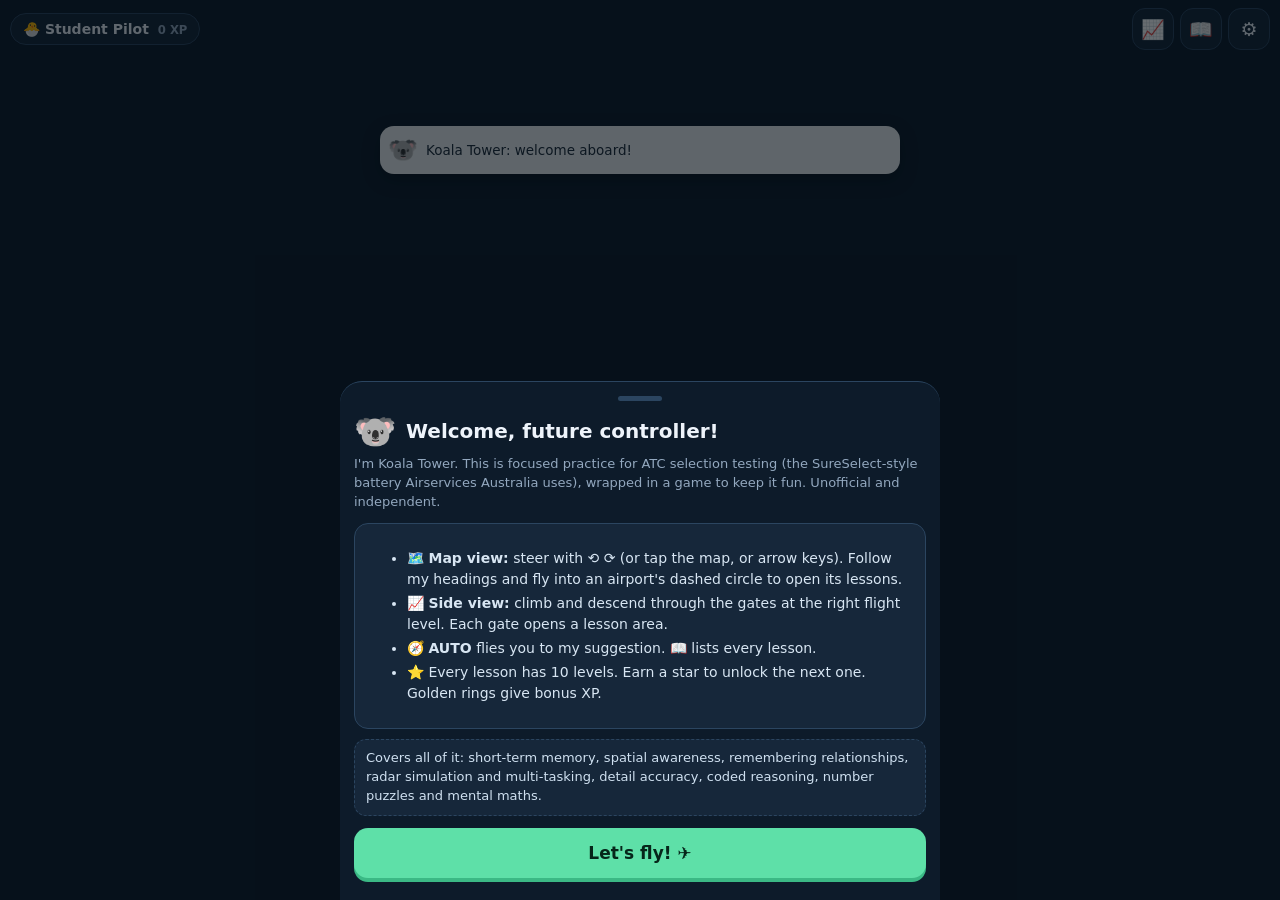
<file: index.html>
<!DOCTYPE html>
<html lang="en-AU">
<head>
<meta charset="utf-8">
<meta name="viewport" content="width=device-width, initial-scale=1, viewport-fit=cover">
<meta name="theme-color" content="#0d1b2a">
<title>Koala Tower · Free ATC Selection Test Practice Game</title>
<meta name="description" content="Free, gamified practice for air traffic controller selection tests: short-term memory, spatial awareness, radar conflicts, detail accuracy, coded reasoning, number puzzles and mental maths. No sign-up. Unofficial.">
<link rel="canonical" href="https://koalatower.app/">
<meta name="robots" content="index,follow">
<meta property="og:type" content="website">
<meta property="og:site_name" content="Koala Tower">
<meta property="og:title" content="Koala Tower · Free ATC Selection Test Practice">
<meta property="og:description" content="Fly between lesson islands and train every skill in the air traffic controller selection tests. 31 lessons, 10 levels each. Free, no sign-up.">
<meta property="og:url" content="https://koalatower.app/">
<meta property="og:image" content="https://koalatower.app/assets/og-image.png">
<meta property="og:image:width" content="1200">
<meta property="og:image:height" content="630">
<meta property="og:image:alt" content="Koala Tower: a cute plane flying between lesson islands">
<meta property="og:locale" content="en_AU">
<meta name="twitter:card" content="summary_large_image">
<link rel="icon" href="assets/favicon.svg" type="image/svg+xml">
<link rel="icon" href="assets/icon-192.png" sizes="192x192" type="image/png">
<link rel="apple-touch-icon" href="assets/apple-touch-icon.png">
<link rel="manifest" href="manifest.webmanifest">
<meta name="apple-mobile-web-app-title" content="Koala Tower">
<script type="application/ld+json">
{"@context":"https://schema.org","@type":"WebApplication","name":"Koala Tower","url":"https://koalatower.app/","description":"Free, gamified practice for air traffic controller (ATC) selection tests: short-term memory, spatial awareness, remembering relationships, radar simulation, detail accuracy, coded reasoning, numerical reasoning and mental maths.","applicationCategory":"EducationalApplication","operatingSystem":"Any (web browser)","inLanguage":"en-AU","isAccessibleForFree":true,"offers":{"@type":"Offer","price":"0","priceCurrency":"AUD"},"audience":{"@type":"Audience","audienceType":"Air traffic controller applicants"}}
</script>
<link rel="stylesheet" href="css/app.css">
</head>
<body>
<noscript><div class="page" style="position:static"><h1>Koala Tower: free ATC selection test practice</h1><p class="sub">This practice game needs JavaScript. Please turn it on, or read <a class="link" href="about.html">about Koala Tower</a>.</p></div></noscript>

<!-- WORLD: fly between lessons -->
<section id="scr-world" class="screen">
  <canvas id="worldCanvas"></canvas>
  <div class="w-top">
    <button class="pill" id="wRank" aria-label="Pilot profile"><span id="wRankIcon">🐣</span> <span id="wRankName">Student</span> <small id="wXp">0 XP</small></button>
    <div class="w-btns">
      <button class="iconbtn" id="wView" aria-label="Switch view">↕️</button>
      <button class="iconbtn" id="wBook" aria-label="Lesson list">📖</button>
      <button class="iconbtn" id="wSet" aria-label="Settings">⚙️</button>
    </div>
  </div>
  <div class="tower" id="wTower"><span class="koala">🐨</span><span id="wTowerTxt">Koala Tower: welcome aboard!</span></div>
  <div class="w-ctrls" id="wCtrls">
    <button class="hold" id="wLeft" aria-label="Turn left">⟲<small id="wLeftLbl">LEFT</small></button>
    <button class="hold mid" id="wMid" aria-label="Lessons">✈️<small id="wMidLbl">LESSONS</small></button>
    <button class="hold" id="wRight" aria-label="Turn right">⟳<small id="wRightLbl">RIGHT</small></button>
  </div>
</section>

<!-- LOGBOOK: plain list of every lesson -->
<section id="scr-book" class="screen hidden page">
  <div class="pagebar"><button class="iconbtn" data-back>←</button><h1>Logbook</h1><span></span></div>
  <div id="bookBody"></div>
</section>

<!-- PROFILE -->
<section id="scr-profile" class="screen hidden page">
  <div class="pagebar"><button class="iconbtn" data-back>←</button><h1>Pilot profile</h1><span></span></div>
  <div id="profBody"></div>
</section>

<!-- SETTINGS -->
<section id="scr-settings" class="screen hidden page">
  <div class="pagebar"><button class="iconbtn" data-back>←</button><h1>Settings</h1><span></span></div>
  <div id="setBody"></div>
</section>

<!-- PLAY: drill runner -->
<section id="scr-play" class="screen hidden page play">
  <div class="phud">
    <button class="iconbtn" id="pQuit" aria-label="Quit">✕</button>
    <div class="ptitle"><b id="pName"></b><small id="pLevel"></small></div>
    <div class="pscore"><b id="pScore">0</b><small id="pCombo"></small></div>
  </div>
  <div class="pbar"><i id="pBar"></i></div>
  <div class="ptime" id="pTime"></div>
  <div id="pStage"></div>
</section>

<!-- RESULTS -->
<section id="scr-results" class="screen hidden page">
  <div id="resBody"></div>
</section>

<div id="sheetWrap" class="hidden"><div class="backdrop" id="sheetBack"></div><div class="sheet" id="sheet"></div></div>
<div id="toast" class="toast hidden"></div>
<div id="fx"></div>

<script src="js/config.js"></script>
<script src="js/core.js"></script>
<script src="js/runner.js"></script>
<script src="js/drills/maths.js"></script>
<script src="js/drills/puzzles.js"></script>
<script src="js/drills/spatial.js"></script>
<script src="js/drills/memory.js"></script>
<script src="js/drills/detail.js"></script>
<script src="js/drills/coded.js"></script>
<script src="js/drills/radar.js"></script>
<script src="js/world.js"></script>
<script src="js/screens.js"></script>
</body>
</html>
</file>
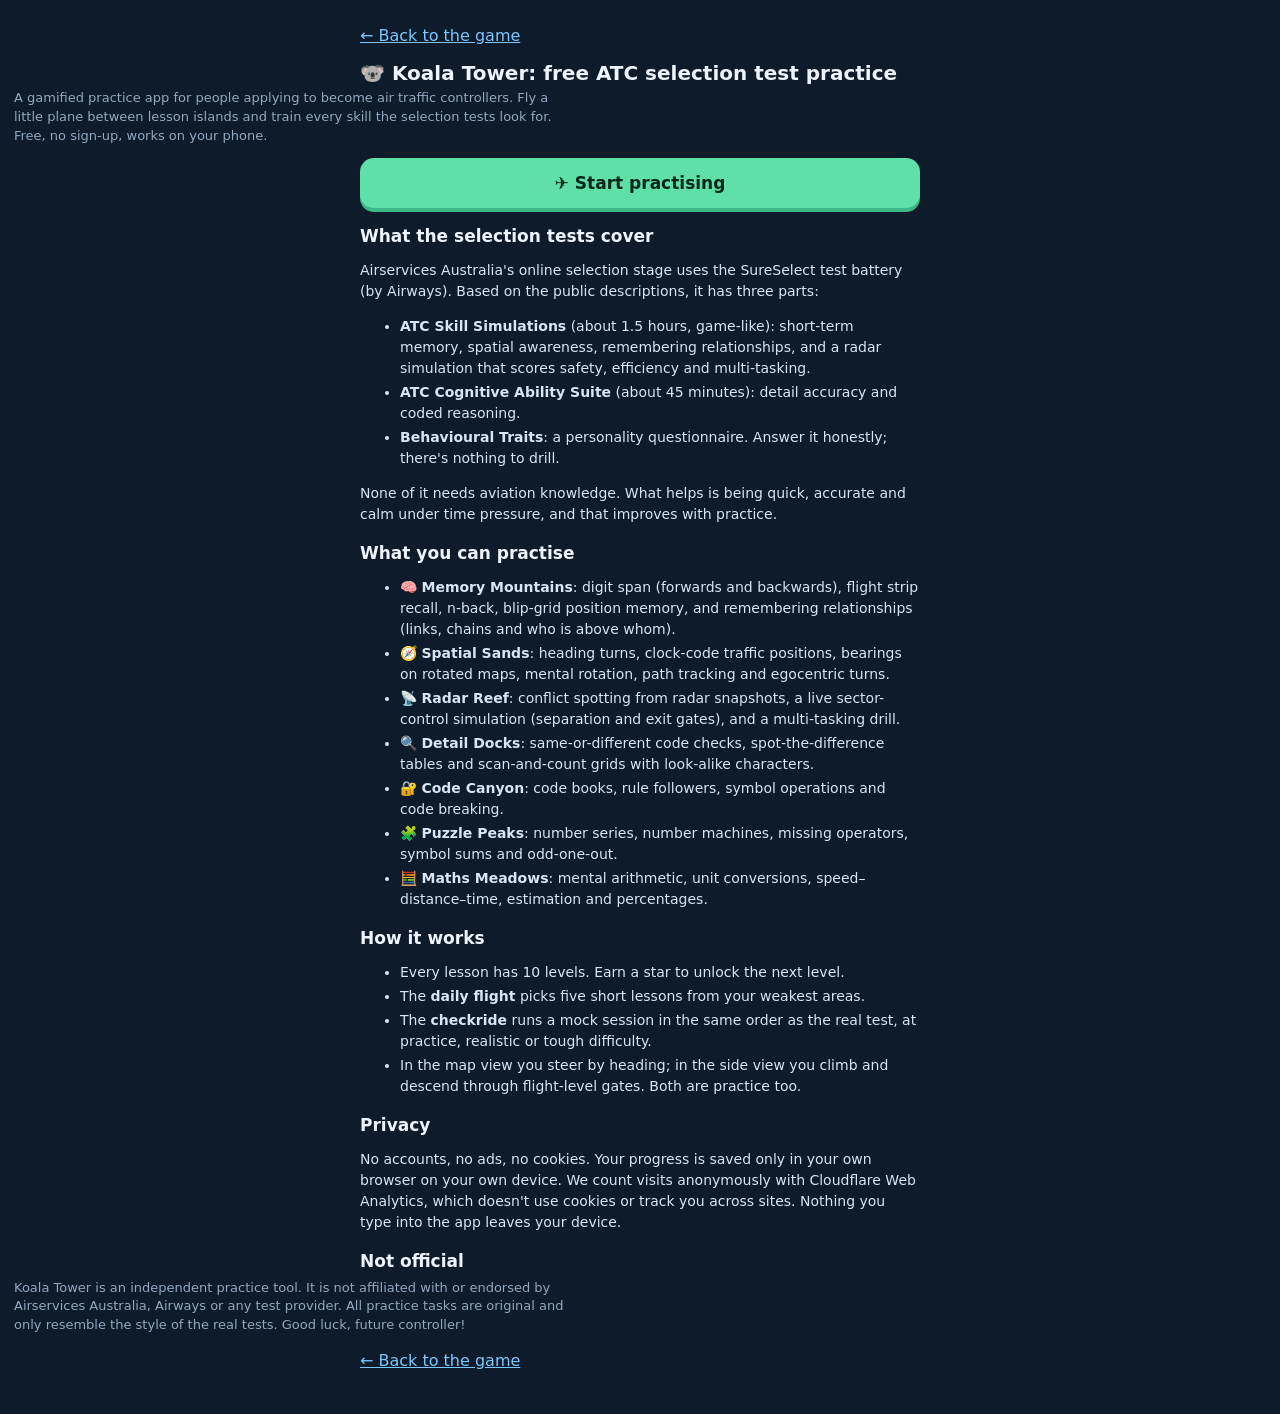
<file: about.html>
<!DOCTYPE html>
<html lang="en-AU">
<head>
<meta charset="utf-8">
<meta name="viewport" content="width=device-width, initial-scale=1, viewport-fit=cover">
<meta name="theme-color" content="#0d1b2a">
<title>About Koala Tower · Free ATC Selection Test Practice</title>
<meta name="description" content="What the air traffic controller selection tests cover, and how Koala Tower helps you practise each skill: memory, spatial awareness, radar, detail accuracy, coded reasoning and maths. Free and unofficial.">
<link rel="canonical" href="https://koalatower.app/about.html">
<meta property="og:type" content="article">
<meta property="og:site_name" content="Koala Tower">
<meta property="og:title" content="About Koala Tower · Free ATC Selection Test Practice">
<meta property="og:description" content="What the ATC selection tests cover and how to practise every skill, free.">
<meta property="og:url" content="https://koalatower.app/about.html">
<meta property="og:image" content="https://koalatower.app/assets/og-image.png">
<meta name="twitter:card" content="summary_large_image">
<link rel="icon" href="assets/favicon.svg" type="image/svg+xml">
<link rel="apple-touch-icon" href="assets/apple-touch-icon.png">
<link rel="stylesheet" href="css/app.css">
</head>
<body class="about">
<main class="page" style="position:static">
  <p><a class="link" href="./">← Back to the game</a></p>
  <h1>🐨 Koala Tower: free ATC selection test practice</h1>
  <p class="sub">A gamified practice app for people applying to become air traffic controllers. Fly a little plane between lesson islands and train every skill the selection tests look for. Free, no sign-up, works on your phone.</p>
  <a class="btn" href="./" style="text-align:center;text-decoration:none">✈️ Start practising</a>

  <h2>What the selection tests cover</h2>
  <p class="howto">Airservices Australia's online selection stage uses the SureSelect test battery (by Airways). Based on the public descriptions, it has three parts:</p>
  <ul class="howto">
    <li><b>ATC Skill Simulations</b> (about 1.5 hours, game-like): short-term memory, spatial awareness, remembering relationships, and a radar simulation that scores safety, efficiency and multi-tasking.</li>
    <li><b>ATC Cognitive Ability Suite</b> (about 45 minutes): detail accuracy and coded reasoning.</li>
    <li><b>Behavioural Traits</b>: a personality questionnaire. Answer it honestly; there's nothing to drill.</li>
  </ul>
  <p class="howto">None of it needs aviation knowledge. What helps is being quick, accurate and calm under time pressure, and that improves with practice.</p>

  <h2>What you can practise</h2>
  <ul class="howto">
    <li>🧠 <b>Memory Mountains</b>: digit span (forwards and backwards), flight strip recall, n-back, blip-grid position memory, and remembering relationships (links, chains and who is above whom).</li>
    <li>🧭 <b>Spatial Sands</b>: heading turns, clock-code traffic positions, bearings on rotated maps, mental rotation, path tracking and egocentric turns.</li>
    <li>📡 <b>Radar Reef</b>: conflict spotting from radar snapshots, a live sector-control simulation (separation and exit gates), and a multi-tasking drill.</li>
    <li>🔍 <b>Detail Docks</b>: same-or-different code checks, spot-the-difference tables and scan-and-count grids with look-alike characters.</li>
    <li>🔐 <b>Code Canyon</b>: code books, rule followers, symbol operations and code breaking.</li>
    <li>🧩 <b>Puzzle Peaks</b>: number series, number machines, missing operators, symbol sums and odd-one-out.</li>
    <li>🧮 <b>Maths Meadows</b>: mental arithmetic, unit conversions, speed–distance–time, estimation and percentages.</li>
  </ul>

  <h2>How it works</h2>
  <ul class="howto">
    <li>Every lesson has 10 levels. Earn a star to unlock the next level.</li>
    <li>The <b>daily flight</b> picks five short lessons from your weakest areas.</li>
    <li>The <b>checkride</b> runs a mock session in the same order as the real test, at practice, realistic or tough difficulty.</li>
    <li>In the map view you steer by heading; in the side view you climb and descend through flight-level gates. Both are practice too.</li>
  </ul>

  <h2>Privacy</h2>
  <p class="howto">No accounts, no ads, no cookies. Your progress is saved only in your own browser on your own device. We count visits anonymously with Cloudflare Web Analytics, which doesn't use cookies or track you across sites. Nothing you type into the app leaves your device.</p>

  <div id="links"></div>

  <h2>Not official</h2>
  <p class="sub">Koala Tower is an independent practice tool. It is not affiliated with or endorsed by Airservices Australia, Airways or any test provider. All practice tasks are original and only resemble the style of the real tests. Good luck, future controller!</p>
  <p><a class="link" href="./">← Back to the game</a></p>
</main>
<script src="js/config.js"></script>
<script src="js/about.js"></script>
</body>
</html>
</file>
<file: css/app.css>
:root{
  --bg:#0d1b2a; --bg2:#0a1622; --panel:#16273a; --panel2:#1d3249; --line:#2b4560; --text:#eef4fb; --muted:#93a8bf;
  --accent:#5ee0a8; --accent-d:#3bb985; --bad:#ff7a7a; --warn:#ffd166; --pink:#ff9ecb; --sky:#7cc8ff; --lilac:#c7a6ff;
  --r:16px;
}
*{box-sizing:border-box}
html,body{margin:0;height:100%;background:var(--bg);color:var(--text);overscroll-behavior:none;
  font-family:ui-rounded,"SF Pro Rounded","Nunito","Segoe UI",system-ui,-apple-system,Roboto,sans-serif;
  -webkit-tap-highlight-color:transparent;-webkit-text-size-adjust:100%}
button{font:inherit;color:inherit}
.hidden{display:none !important}
.screen{position:fixed;inset:0;overflow:hidden}
.page{overflow-y:auto;-webkit-overflow-scrolling:touch;
  padding:calc(10px + env(safe-area-inset-top)) 14px calc(28px + env(safe-area-inset-bottom))}
.page > *{max-width:560px;margin-left:auto;margin-right:auto}
h1{font-size:20px;margin:0}
h2{font-size:17px;margin:18px 0 8px}
.sub{color:var(--muted);font-size:13px;line-height:1.45;margin:4px 0 12px}
small{color:var(--muted)}

/* ---------- buttons ---------- */
.btn{display:block;width:100%;border:0;border-radius:14px;padding:15px;font-size:17px;font-weight:700;cursor:pointer;
  background:var(--accent);color:#06261a;margin-top:12px;box-shadow:0 4px 0 var(--accent-d);transition:transform .06s}
.btn:active{transform:translateY(3px);box-shadow:0 1px 0 var(--accent-d)}
.btn.ghost{background:var(--panel);color:var(--text);box-shadow:0 4px 0 #0b1724;border:1px solid var(--line);font-weight:600}
.btn.small{padding:10px;font-size:15px}
.btn:disabled{opacity:.45}
.row{display:flex;gap:10px}
.row > *{flex:1}
.iconbtn{width:42px;height:42px;border-radius:13px;border:1px solid var(--line);background:rgba(22,39,58,.88);
  font-size:19px;cursor:pointer;display:inline-flex;align-items:center;justify-content:center;padding:0;backdrop-filter:blur(4px)}
.pill{border:1px solid var(--line);background:rgba(22,39,58,.88);border-radius:999px;padding:7px 12px;font-size:14px;
  font-weight:700;cursor:pointer;backdrop-filter:blur(4px);white-space:nowrap}
.pill small{font-weight:600;margin-left:4px}
.chips{display:flex;flex-wrap:wrap;gap:8px}
.chip{border:1px solid var(--line);background:var(--panel);padding:9px 12px;border-radius:12px;font-size:14px;cursor:pointer}
.chip.on{border-color:var(--accent);background:rgba(94,224,168,.15);color:#c9f7e3}
.chip.lock{opacity:.4}

/* ---------- world ---------- */
#worldCanvas{position:absolute;inset:0;width:100%;height:100%;touch-action:none;display:block}
.w-top{position:absolute;left:0;right:0;top:0;display:flex;justify-content:space-between;align-items:center;gap:8px;
  padding:calc(8px + env(safe-area-inset-top)) 10px 0;pointer-events:none}
.w-top > *{pointer-events:auto}
.w-btns{display:flex;gap:6px}
.tower{position:absolute;left:10px;right:10px;top:calc(126px + env(safe-area-inset-top));margin:0 auto;max-width:520px;
  background:rgba(255,255,255,.93);color:#1c2b3a;border-radius:14px;padding:8px 12px 8px 8px;font-size:13.5px;line-height:1.35;
  display:flex;gap:8px;align-items:center;box-shadow:0 6px 18px rgba(0,0,0,.3);pointer-events:none}
.tower .koala{font-size:24px}
.tower b{color:#0b6b48}
.w-ctrls{position:absolute;left:0;right:0;bottom:0;display:flex;gap:10px;justify-content:center;
  padding:0 12px calc(14px + env(safe-area-inset-bottom))}
.hold{flex:1;max-width:150px;height:74px;border-radius:20px;border:2px solid rgba(255,255,255,.25);background:rgba(13,27,42,.72);
  font-size:28px;display:flex;flex-direction:column;align-items:center;justify-content:center;cursor:pointer;
  user-select:none;-webkit-user-select:none;touch-action:none;backdrop-filter:blur(4px)}
.hold small{font-size:10.5px;letter-spacing:.08em;color:#cfe0f0;font-weight:700}
.hold.on{background:rgba(94,224,168,.35);border-color:var(--accent)}
.hold.mid{max-width:110px;font-size:24px;background:rgba(255,158,203,.25);border-color:rgba(255,158,203,.6)}

/* ---------- sheets ---------- */
#sheetWrap{position:fixed;inset:0;z-index:20}
.backdrop{position:absolute;inset:0;background:rgba(3,10,18,.6)}
.sheet{position:absolute;left:0;right:0;bottom:0;max-height:88%;overflow-y:auto;background:var(--bg);
  border-radius:22px 22px 0 0;border-top:1px solid var(--line);padding:14px 14px calc(22px + env(safe-area-inset-bottom));
  animation:up .22s ease-out;max-width:600px;margin:0 auto}
@keyframes up{from{transform:translateY(40px);opacity:.3}to{transform:none;opacity:1}}
.sheet .grab{width:44px;height:5px;border-radius:5px;background:var(--line);margin:0 auto 10px}
.shead{display:flex;align-items:center;gap:10px}
.shead .big{font-size:34px}
.shead h1{flex:1}
.real{background:var(--panel);border:1px dashed var(--line);border-radius:12px;padding:9px 11px;font-size:13px;color:#cfe0f0;line-height:1.45;margin:10px 0}
.drow{display:flex;align-items:center;gap:10px;background:var(--panel);border:1px solid var(--line);border-radius:14px;
  padding:11px 12px;margin-top:8px;cursor:pointer;width:100%;text-align:left}
.drow .ic{font-size:24px;width:32px;text-align:center}
.drow .nm{flex:1;min-width:0}
.drow .nm b{display:block;font-size:15px}
.drow .nm small{display:block;font-size:12px;white-space:nowrap;overflow:hidden;text-overflow:ellipsis}
.drow .lv{text-align:right;font-size:12px;color:var(--muted)}
.stars{color:var(--warn);letter-spacing:1px;font-size:14px}
.stars .off{color:#3a536d}
.lvgrid{display:grid;grid-template-columns:repeat(5,1fr);gap:7px;margin-top:8px}
.lvb{border:1px solid var(--line);background:var(--panel);border-radius:12px;padding:8px 2px 6px;text-align:center;cursor:pointer}
.lvb b{display:block;font-size:17px}
.lvb .stars{font-size:10px;letter-spacing:0}
.lvb.on{border-color:var(--accent);background:rgba(94,224,168,.15)}
.lvb.lock{opacity:.35}
.howto{font-size:14px;line-height:1.5;color:#d8e6f3}
.howto li{margin:3px 0}
.areahead{display:flex;align-items:center;gap:8px;margin:22px 0 2px}
.areahead .ic{font-size:22px}
.areahead b{font-size:16px;flex:1}
.prog{height:8px;background:var(--panel2);border-radius:8px;overflow:hidden;margin-top:6px}
.prog i{display:block;height:100%;background:linear-gradient(90deg,var(--accent),var(--sky));border-radius:8px}

/* ---------- page bars ---------- */
.pagebar{display:flex;align-items:center;justify-content:space-between;gap:10px;margin-bottom:6px}
.pagebar span{width:42px}

/* ---------- play ---------- */
.play{padding-top:calc(8px + env(safe-area-inset-top))}
.phud{display:flex;align-items:center;gap:10px}
.ptitle{flex:1;min-width:0}
.ptitle b{display:block;font-size:15px;white-space:nowrap;overflow:hidden;text-overflow:ellipsis}
.ptitle small{font-size:12px}
.pscore{text-align:right;min-width:56px}
.pscore b{font-size:24px;font-variant-numeric:tabular-nums;display:block;line-height:1}
.pscore small{font-size:11px;color:var(--warn)}
.pbar{height:6px;background:var(--panel2);border-radius:6px;margin:8px 0 2px;overflow:hidden}
.pbar i{display:block;height:100%;width:100%;background:linear-gradient(90deg,var(--accent),var(--sky));transition:width .12s linear}
.pbar i.low{background:linear-gradient(90deg,var(--bad),var(--warn))}
.ptime{text-align:center;font-size:12px;color:var(--muted);font-variant-numeric:tabular-nums;min-height:15px}
.card{background:var(--panel);border:1px solid var(--line);border-radius:20px;padding:16px 14px;text-align:center;margin-top:6px;position:relative}
.card.flash-ok{animation:fok .35s}
.card.flash-no{animation:fno .4s}
@keyframes fok{0%{box-shadow:0 0 0 0 rgba(94,224,168,.8)}100%{box-shadow:0 0 0 14px rgba(94,224,168,0)}}
@keyframes fno{0%,100%{transform:none}25%{transform:translateX(-6px)}75%{transform:translateX(6px)}}
.kind{font-size:11.5px;color:var(--muted);text-transform:uppercase;letter-spacing:.09em;font-weight:700}
.q{font-size:30px;font-weight:750;margin:8px 0 4px;line-height:1.25;font-variant-numeric:tabular-nums;word-wrap:break-word}
.q.small{font-size:20px}
.q.tiny{font-size:16px;font-weight:600}
.vis{margin:8px auto 2px;display:flex;justify-content:center}
.vis svg{max-width:100%;height:auto}
.unit{color:var(--muted);font-size:13.5px;min-height:16px;margin-top:2px}
.card input{width:100%;margin-top:12px;padding:13px;border-radius:14px;border:2px solid var(--line);background:var(--bg2);
  color:var(--text);font-size:26px;text-align:center;font-variant-numeric:tabular-nums;outline:none;font-family:inherit}
.card input:focus{border-color:var(--sky)}
.card input.ok{border-color:var(--accent)} .card input.no{border-color:var(--bad)}
.fb{min-height:22px;margin-top:10px;font-size:14px;line-height:1.45}
.fb .good{color:var(--accent);font-weight:700} .fb .bad{color:var(--bad);font-weight:700} .fb .tip{color:var(--warn)}
.choices{display:grid;grid-template-columns:1fr 1fr;gap:9px;margin-top:12px}
.choices.one{grid-template-columns:1fr}
.choices.three{grid-template-columns:1fr 1fr 1fr}
.choices.compass{grid-template-columns:repeat(3,1fr);max-width:270px;margin-left:auto;margin-right:auto}
.choices.compass .ch{min-height:62px;font-size:20px}
.ch{border:2px solid var(--line);background:var(--panel2);border-radius:14px;padding:12px 6px;font-size:17px;font-weight:700;cursor:pointer;
  min-height:54px;display:flex;align-items:center;justify-content:center;text-align:center;line-height:1.25}
.ch:active{transform:scale(.97)}
.ch.ok{border-color:var(--accent);background:rgba(94,224,168,.2)}
.ch.no{border-color:var(--bad);background:rgba(255,122,122,.18)}
.ch.ctr{background:transparent;border:0;font-size:13px;color:var(--muted);cursor:default}
.ch svg{max-width:100%;height:auto}
.ch.pic{padding:6px}
.cells{display:grid;gap:6px;margin:12px auto 0;max-width:330px}
.cell{aspect-ratio:1;border-radius:10px;border:2px solid var(--line);background:#0d2a1f;cursor:pointer;font-size:14px;font-weight:700;padding:0}
.cell.sel{background:var(--accent);border-color:var(--accent)}
.cell.lit{background:#7dffbf;box-shadow:0 0 14px #7dffbf}
.cell.ok{background:var(--accent)}
.cell.miss{border-color:var(--warn);border-style:dashed;border-width:3px}
.cell.no{background:var(--bad)}
.study{font-size:13px;color:var(--warn);font-weight:800;letter-spacing:.12em}
.sbar{height:5px;background:var(--panel2);border-radius:5px;overflow:hidden;margin:10px 0 2px}
.sbar i{display:block;height:100%;width:100%;background:var(--warn)}
.frame{font-size:52px;font-weight:800;min-height:90px;display:flex;align-items:center;justify-content:center;font-variant-numeric:tabular-nums}
.mono{font-family:ui-monospace,"Cascadia Mono",Consolas,Menlo,monospace;letter-spacing:.04em}
.strip{background:#f4f1df;color:#1d2a36;border-radius:8px;padding:8px 10px;margin:6px 0;text-align:left;font-size:16px;border-left:8px solid #6db3f2}
.strip.alt{border-left-color:#f29d6d}
.strip b{font-size:17px}
.cmp{font-size:19px;padding:10px 6px;border-radius:10px;background:var(--bg2);margin:6px 0;word-break:break-all}
.tbl{border-collapse:collapse;margin:6px auto;font-size:12.5px}
.tbl td,.tbl th{border:1px solid var(--line);padding:4px 5px}
.tbl th{color:var(--muted);font-weight:600;font-size:11px}
.tbl.tap td{cursor:pointer}
.tbl td.sel{background:rgba(94,224,168,.35)}
.tbl td.ok{background:rgba(94,224,168,.6)}
.tbl td.no{background:rgba(255,122,122,.55)}
.tbl td.miss{outline:2px dashed var(--warn);outline-offset:-2px}
.chargrid{display:grid;gap:2px;margin:8px auto;max-width:340px;font-size:19px}
.chargrid span{padding:3px 0}
.rulecard{background:#fffbe8;color:#1d2a36;text-align:left;border-radius:12px;padding:9px 11px;font-size:13.5px;line-height:1.45;margin-bottom:8px}
.rulecard ol{margin:2px 0;padding-left:20px}
.rulecard .def{color:#6a5a1a}
.keytbl{display:flex;flex-wrap:wrap;justify-content:center;gap:5px;margin:4px 0 8px}
.keytbl span{background:var(--bg2);border:1px solid var(--line);border-radius:8px;padding:4px 7px;font-size:15px}
.keytbl b{color:var(--sky)}
.eqs{font-size:24px;line-height:1.6;font-weight:700}
.link{color:var(--sky)}
.pair{font-size:18px;line-height:1.8}
.nback-item{font-size:84px;font-weight:800;height:130px;display:flex;align-items:center;justify-content:center}
.bigbtn{height:96px;font-size:24px}

/* ---------- radar ---------- */
.radarwrap{position:relative;margin:6px auto 0;max-width:420px}
.radarwrap canvas{width:100%;display:block;border-radius:50%;touch-action:none;background:#04140d}
.radarwrap.sq canvas{border-radius:16px}
.rpanel{display:grid;grid-template-columns:repeat(4,1fr);gap:6px;margin-top:8px}
.rpanel button{border:1px solid var(--line);background:var(--panel2);border-radius:12px;padding:11px 2px;font-size:14px;font-weight:700;cursor:pointer}
.rpanel button.wide{grid-column:span 2}
.rpanel button:disabled{opacity:.35}
.rinfo{display:flex;justify-content:space-between;font-size:13px;color:var(--muted);margin-top:6px;min-height:18px}
.rinfo b{color:var(--text)}
.gauges{display:flex;gap:8px;justify-content:center;margin:4px 0 8px}
.gauge{flex:1;max-width:110px;height:120px;border:2px solid var(--line);border-radius:14px;background:var(--bg2);position:relative;overflow:hidden;cursor:pointer;padding:0}
.gauge i{position:absolute;left:0;right:0;bottom:0;background:linear-gradient(0deg,#4fc3f7,#5ee0a8)}
.gauge i.low{background:linear-gradient(0deg,#ff5f5f,#ffd166)}
.gauge span{position:absolute;left:0;right:0;top:6px;font-size:12px;font-weight:800;text-align:center;z-index:1}
.gauge .line{position:absolute;left:0;right:0;border-top:2px dashed rgba(255,122,122,.8);z-index:1}

/* ---------- results ---------- */
.res-stars{font-size:54px;text-align:center;margin:18px 0 4px;letter-spacing:6px}
.res-stars .off{opacity:.18;filter:grayscale(1)}
.res-stars span{display:inline-block;animation:pop .5s backwards}
.res-stars span:nth-child(2){animation-delay:.15s}.res-stars span:nth-child(3){animation-delay:.3s}
@keyframes pop{0%{transform:scale(0) rotate(-40deg)}70%{transform:scale(1.25)}100%{transform:none}}
.res-title{text-align:center;font-size:22px;font-weight:800}
.stats{display:grid;grid-template-columns:repeat(3,1fr);gap:8px;margin-top:14px}
.stat{background:var(--panel);border:1px solid var(--line);border-radius:14px;padding:10px 4px;text-align:center}
.stat b{display:block;font-size:22px;font-variant-numeric:tabular-nums}
.stat span{font-size:11.5px;color:var(--muted)}
.note{background:var(--panel);border:1px solid var(--line);border-radius:14px;padding:10px 12px;margin-top:10px;font-size:14px;line-height:1.5}
.note.good{border-color:var(--accent)}
.miss{background:var(--panel);border:1px solid var(--line);border-radius:14px;padding:4px 12px;margin-top:8px;font-size:13.5px;line-height:1.5}
.miss > div{border-bottom:1px solid var(--line);padding:8px 0}
.miss > div:last-child{border:0}
.miss .tip{color:var(--warn)}
.hist{font-size:13px}
.hist div{display:flex;justify-content:space-between;border-bottom:1px solid var(--line);padding:6px 0}
.toggle{display:flex;justify-content:space-between;align-items:center;background:var(--panel);border:1px solid var(--line);border-radius:14px;padding:12px;margin-top:8px;cursor:pointer;width:100%;text-align:left}
.toggle i{font-style:normal;width:46px;height:26px;border-radius:26px;background:var(--line);position:relative;flex:none}
.toggle i::after{content:"";position:absolute;width:20px;height:20px;border-radius:50%;background:#fff;top:3px;left:3px;transition:left .15s}
.toggle.on i{background:var(--accent)}
.toggle.on i::after{left:23px}

/* ---------- toast / fx ---------- */
.toast{position:fixed;left:50%;top:calc(64px + env(safe-area-inset-top));transform:translateX(-50%);z-index:40;background:#fff;color:#14263a;
  border-radius:999px;padding:9px 16px;font-weight:800;font-size:14px;box-shadow:0 8px 24px rgba(0,0,0,.35);white-space:nowrap;
  animation:up .2s ease-out;max-width:92vw;overflow:hidden;text-overflow:ellipsis}
#fx{position:fixed;inset:0;pointer-events:none;z-index:50;overflow:hidden}
.conf{position:absolute;top:-20px;width:9px;height:14px;border-radius:3px;animation:fall linear forwards}
@keyframes fall{to{transform:translateY(110vh) rotate(720deg)}}
.floaty{position:absolute;font-weight:900;font-size:20px;color:var(--warn);animation:floaty .9s ease-out forwards;text-shadow:0 2px 6px rgba(0,0,0,.5)}
@keyframes floaty{to{transform:translateY(-60px);opacity:0}}
.cells{width:100%}
.studyBody{margin:10px 0 4px}
.studyBody .pair{text-align:center}
</file>
